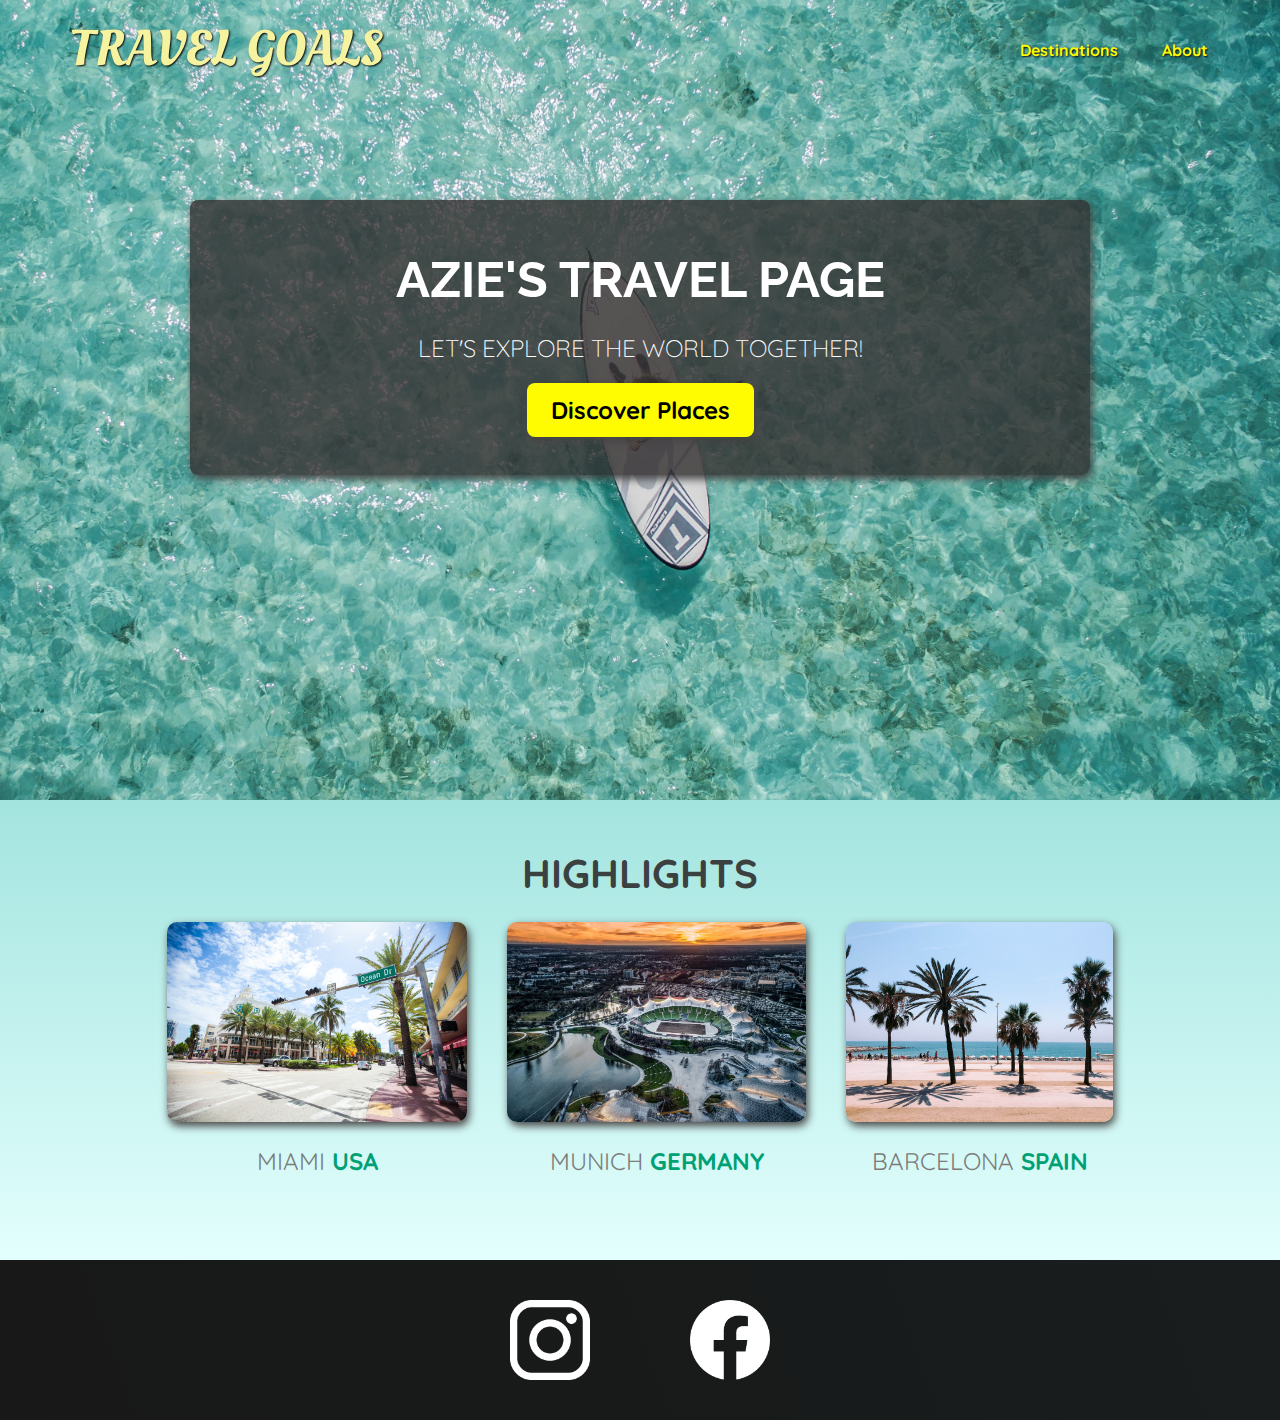
<file: index.html>
<!DOCTYPE html>
<html lang="en">
    <head>
        <link rel="preconnect" href="https://fonts.googleapis.com" />
        <link rel="preconnect" href="https://fonts.gstatic.com" crossorigin />
        <link
            href="https://fonts.googleapis.com/css2?family=Oleo+Script:wght@700&family=Quicksand:wght@300&family=Raleway:wght@700&display=swap"
            rel="stylesheet"
        />
        <link rel="stylesheet" type="text/css" href="/style/shared.css" />
        <link rel="stylesheet" type="text/css" href="style/style.css" />
        <meta charset="UTF-8" />
        <title>Travel Goals</title>
    </head>
    <body>
        <header id="container">
            <div id="page-logo"><a href="/index.html">Travel Goals</a></div>
            <nav>
                <ul id="header-link">
                    <li><a href="places.html">Destinations</a></li>
                    <li><a href="https://github.com/aziemp66">About</a></li>
                </ul>
            </nav>
        </header>
        <main>
            <section id="hero">
                <div id="hero-content">
                    <h1>Azie's Travel Page</h1>
                    <p>Let's explore the world together!</p>
                    <a href="places.html">Discover Places</a>
                </div>
            </section>
            <section id="highlights">
                <h2>Highlights</h2>
                <ul id="destinations">
                    <li class="destination">
                        <img
                            src="/images/places/miami.jpg"
                            alt="Miami streets on sunny day"
                        />
                        <p>Miami <strong>USA</strong></p>
                    </li>
                    <li class="destination">
                        <img
                            src="/images/places/munich.jpg"
                            alt="Munich football stadium in winter"
                        />
                        <p>Munich <strong>Germany</strong></p>
                    </li>
                    <li class="destination">
                        <img
                            src="/images/places/barcelona.jpg"
                            alt="Barcelona's palm beach'"
                        />
                        <p>Barcelona <strong>Spain</strong></p>
                    </li>
                </ul>
            </section>
        </main>
        <footer>
            <ul>
                <li>
                    <a href="https://www.instagram.com/melza.moment/"
                        ><img src="/images/icons/insta.png" alt="my-instagram"
                    /></a>
                </li>
                <li>
                    <a href="https://web.facebook.com/Azie.Melza/"
                        ><img
                            src="/images/icons/facebook.png"
                            alt="my-facebook"
                    /></a>
                </li>
            </ul>
        </footer>
    </body>
</html>
</file>
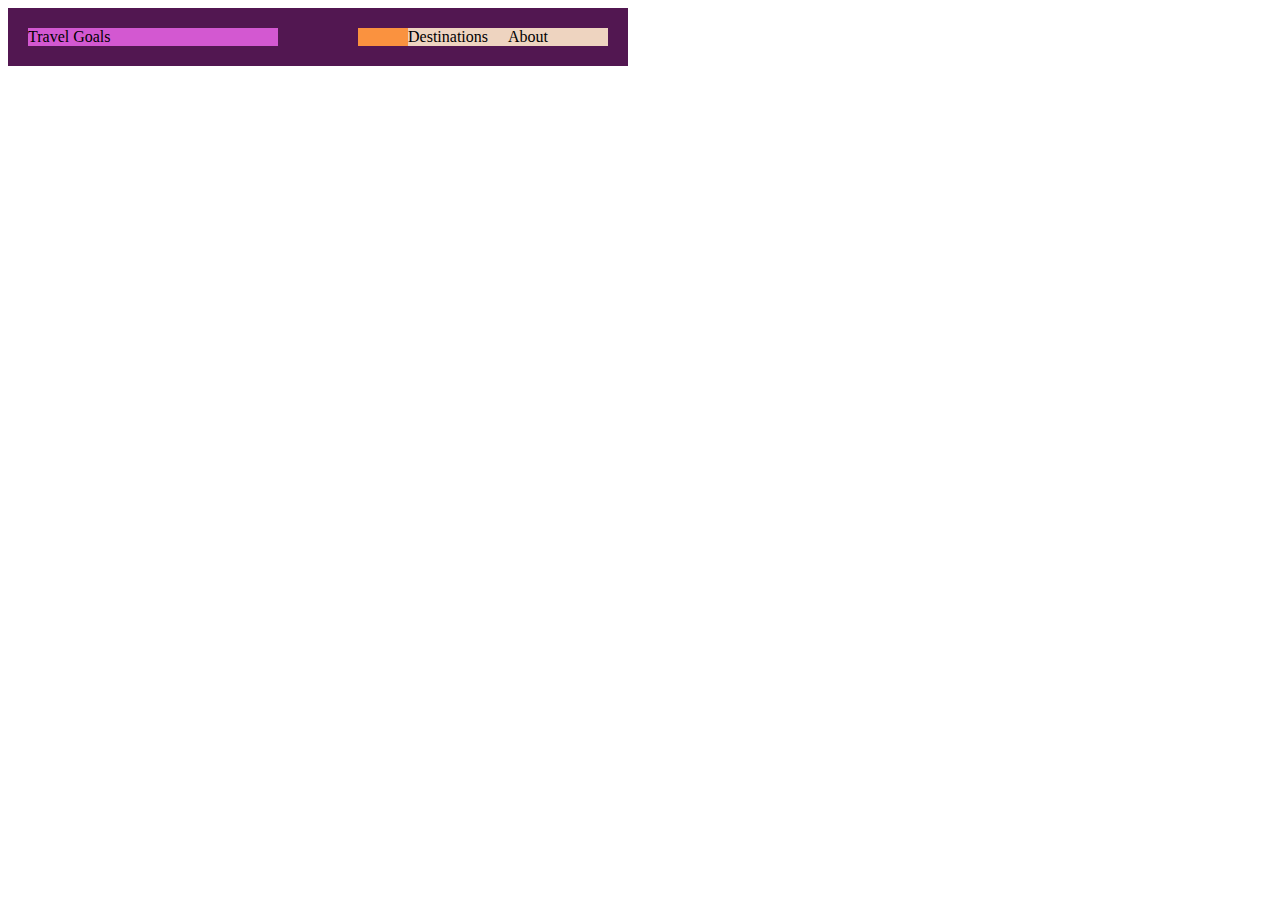
<file: dummy/Flexbox Theory/index.html>
<!DOCTYPE html>
<html lang="en">
    <head>
        <meta charset="UTF-8" />
        <link rel="stylesheet" href="styles.css" />
        <title>Flexbox</title>
    </head>
    <body>
        <header id="container">
            <div>
                <p>Travel Goals</p>
            </div>
            <nav>
                <ul>
                    <li>Destinations</li>
                    <li>About</li>
                </ul>
            </nav>
        </header>
    </body>
</html>
</file>
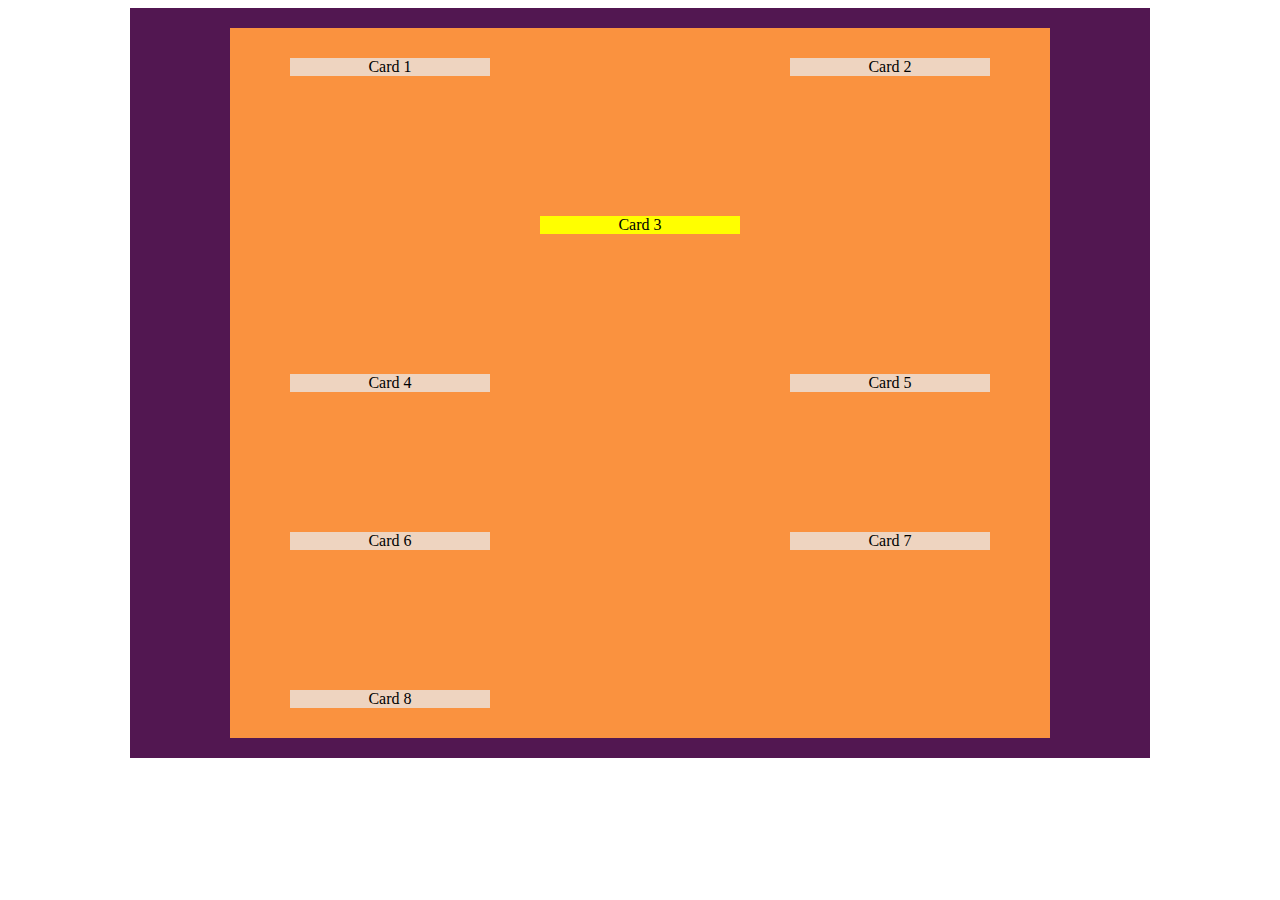
<file: dummy/Grid Theory/index.html>
<!DOCTYPE html>
<html lang="en">
  <head>
    <meta charset="UTF-8" />
    <link rel="stylesheet" href="styles.css" />
    <title>Grid</title>
  </head>
  <body>
    <main>
        <ul>
          <li>Card 1</li>
          <li>Card 2</li>
          <li>Card 3</li>
          <li>Card 4</li>
          <li>Card 5</li>
          <li>Card 6</li>
          <li>Card 7</li>
          <li>Card 8</li>
        </ul>
      </main>
  </body>
</html>
</file>
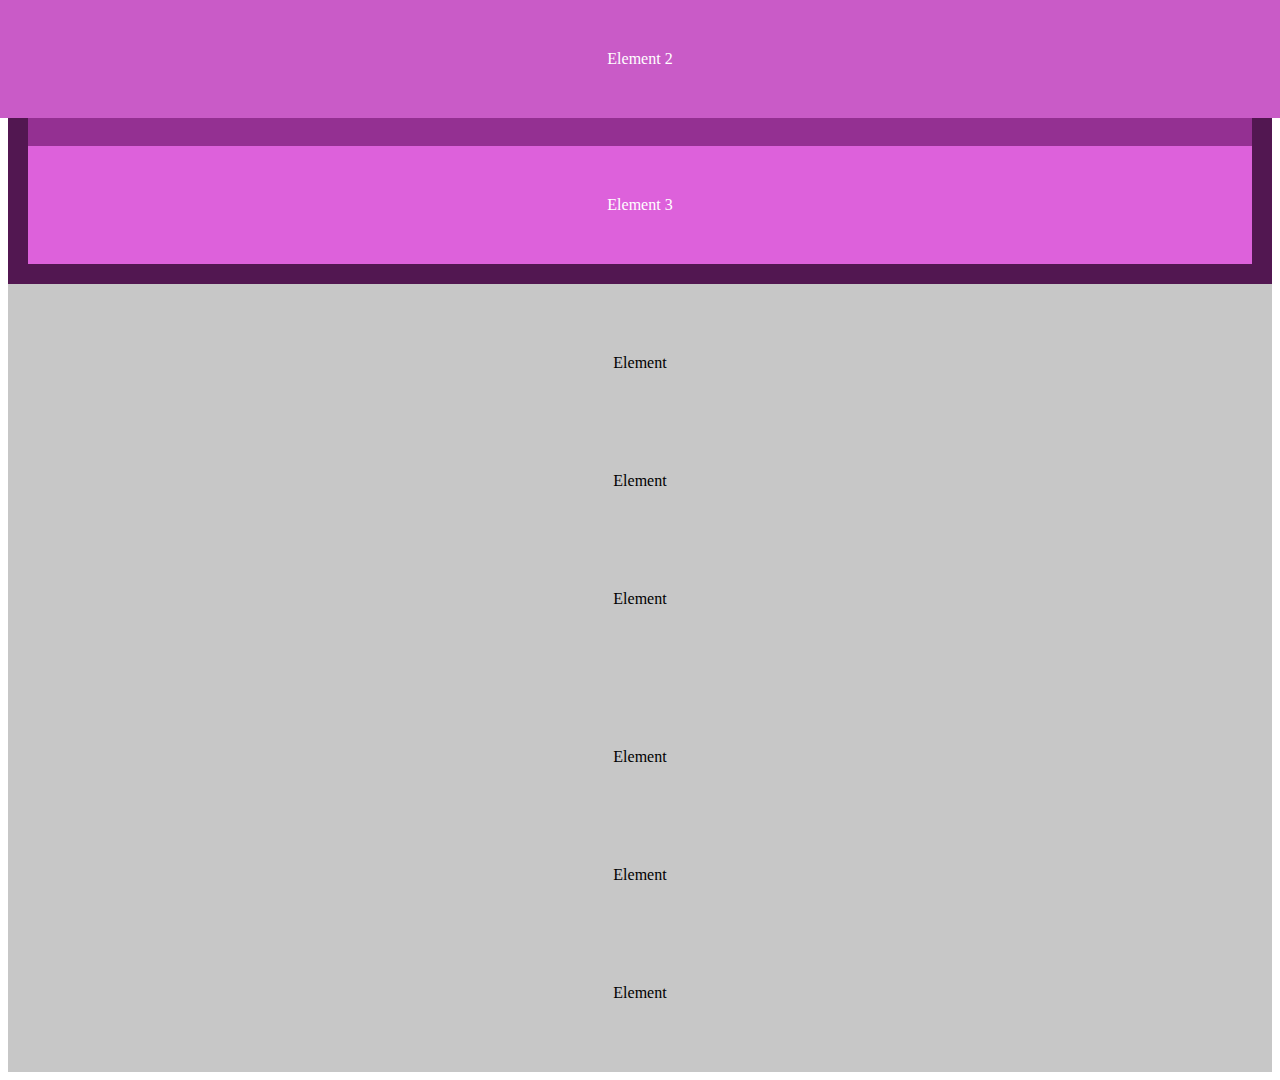
<file: dummy/Position Theory/index.html>
<!DOCTYPE html>
<html lang="en">
    <head>
        <meta charset="UTF-8" />
        <link rel="stylesheet" href="styles.css" />
        <title>Position</title>
    </head>
    <body>
        <div id="container">
            <p id="one">Element 1</p>
            <p id="two">Element 2</p>
            <p id="three">Element 3</p>
        </div>
        <div>
            <p>Element</p>
            <p>Element</p>
            <p>Element</p>
        </div>
        <div>
            <p>Element</p>
            <p>Element</p>
            <p>Element</p>
        </div>
    </body>
</html>
</file>
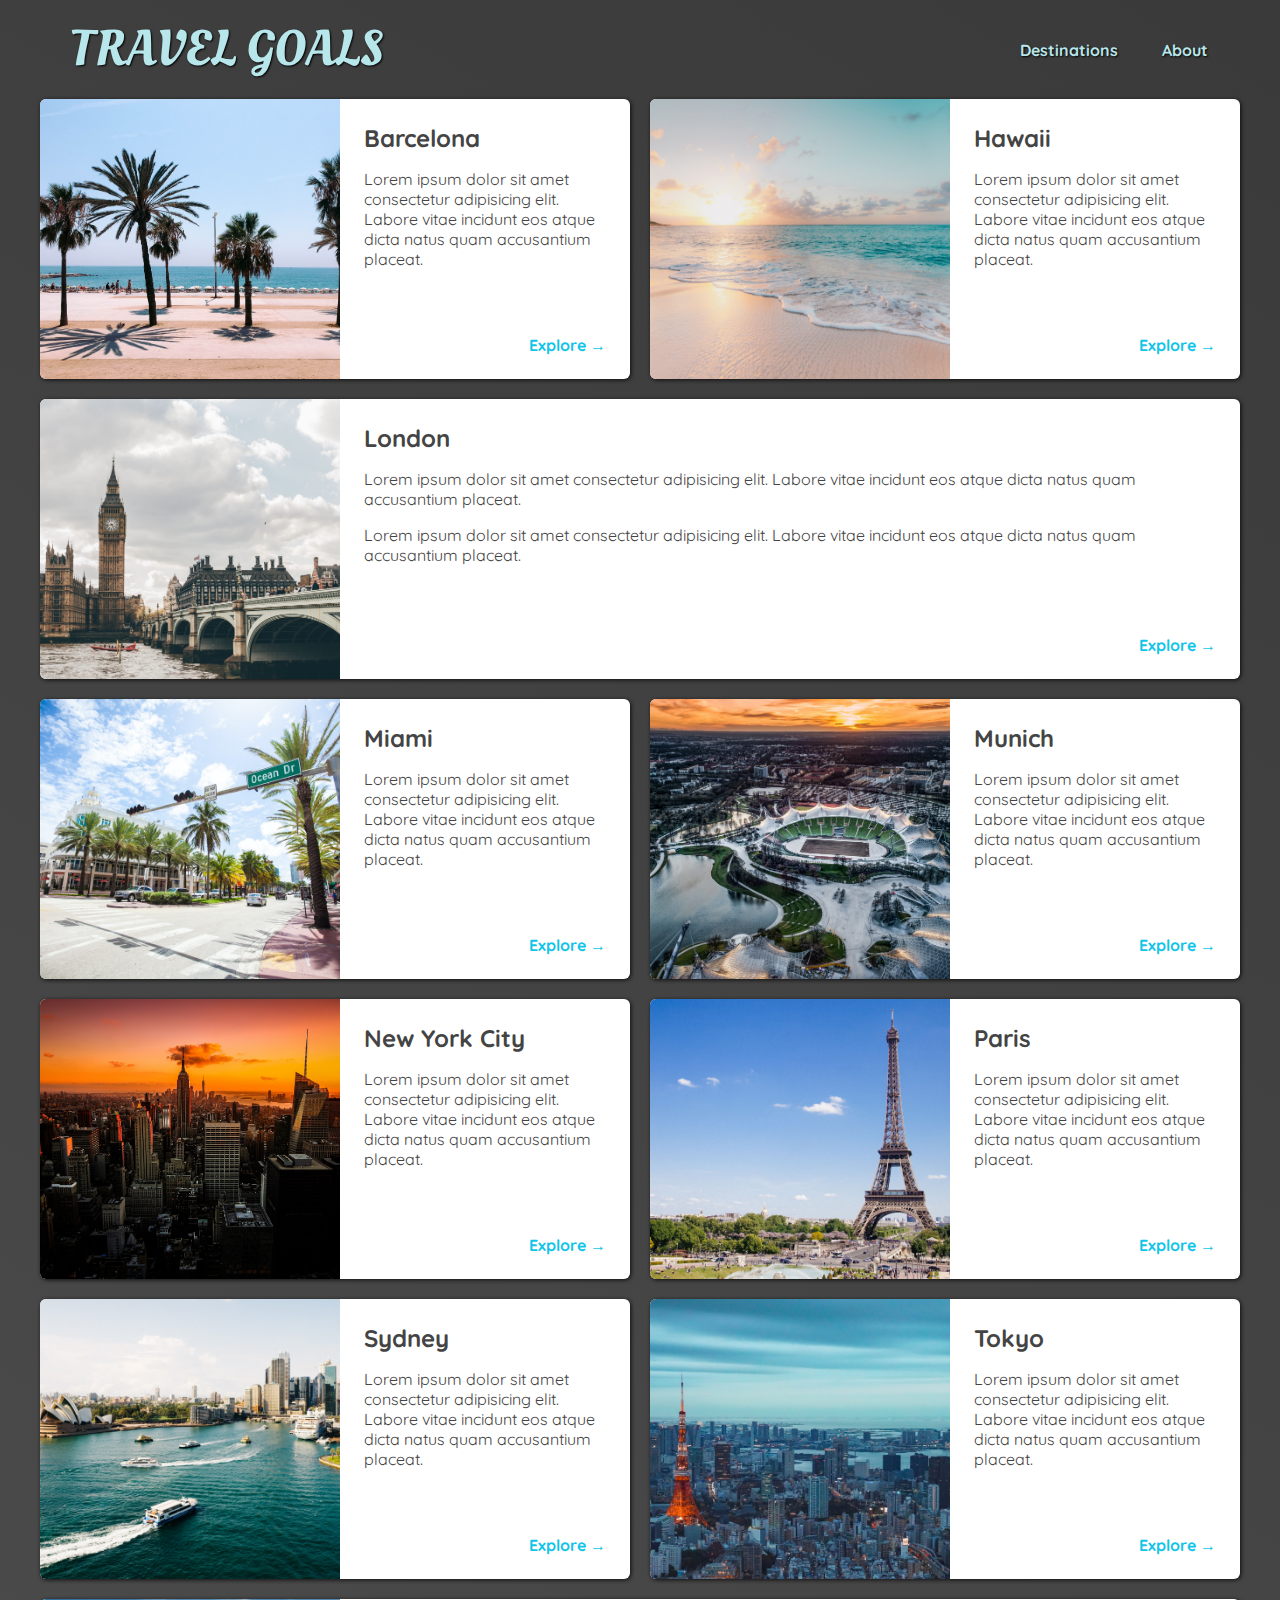
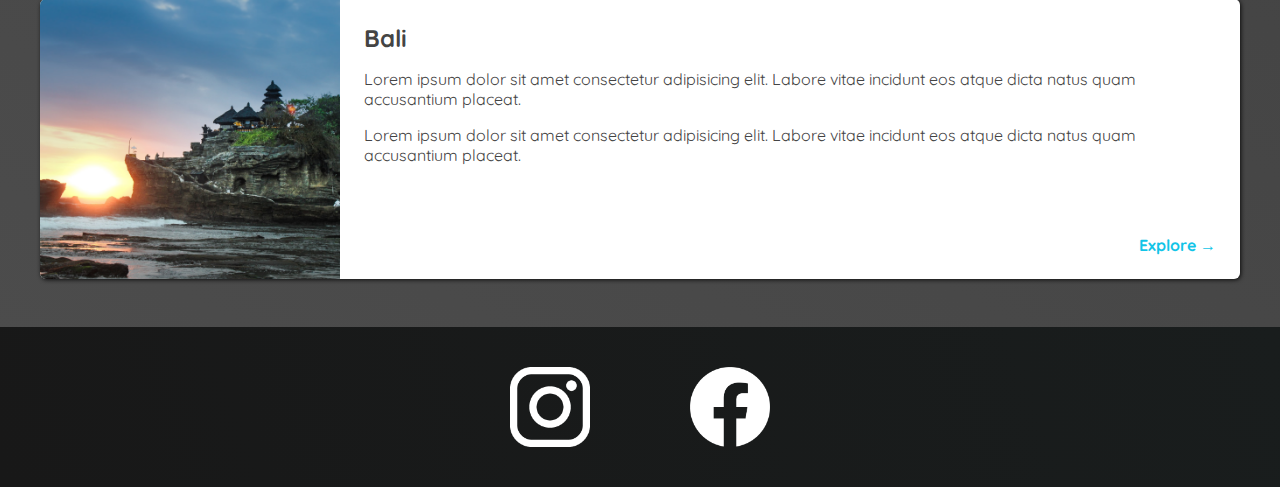
<file: places.html>
<!DOCTYPE html>
<html lang="en">
    <head>
        <link rel="preconnect" href="https://fonts.googleapis.com" />
        <link rel="preconnect" href="https://fonts.gstatic.com" crossorigin />
        <link
            href="https://fonts.googleapis.com/css2?family=Oleo+Script:wght@700&family=Quicksand:wght@300&family=Raleway:wght@700&display=swap"
            rel="stylesheet"
        />
        <link rel="stylesheet" type="text/css" href="style/shared.css" />
        <link rel="stylesheet" type="text/css" href="style/places.css" />
        <meta charset="UTF-8" />
        <title>Travel Goals</title>
    </head>
    <body>
        <header id="container">
            <div id="page-logo"><a href="/index.html">Travel Goals</a></div>
            <nav>
                <ul id="header-link">
                    <li><a href="places.html">Destinations</a></li>
                    <li><a href="https://github.com/aziemp66">About</a></li>
                </ul>
            </nav>
        </header>
        <main>
        <ul>
            <li>
                <img src="images/places/barcelona.jpg" alt="City of Barcelona" />
                <div class="item-content">
                    <div>
                        <h2>Barcelona</h2>
                        <p>
                            Lorem ipsum dolor sit amet consectetur adipisicing elit. Labore
                            vitae incidunt eos atque dicta natus quam accusantium placeat.
                        </p>
                        </div>
                    <div class="actions">
                        <a href="https://en.wikipedia.org/wiki/Barcelona">Explore &#x2192</a>
                    </div>
                </div>
            </li>
            <li>
                <img src="images/places/hawaii.jpg" alt="Hawaii beach" />
                <div class="item-content">
                    <div>
                        <h2>Hawaii</h2>
                        <p>
                            Lorem ipsum dolor sit amet consectetur adipisicing elit. Labore
                            vitae incidunt eos atque dicta natus quam accusantium placeat.
                        </p>
                    </div>
                    <div class="actions">
                        <a href="https://en.wikipedia.org/wiki/Hawaii">Explore &#x2192</a>
                    </div>
                </div>
            </li>
            <li>
                <img src="images/places/london.jpg" alt="London city" />
                <div class="item-content">
                    <div>
                        <h2>London</h2>
                        <p>
                            Lorem ipsum dolor sit amet consectetur adipisicing elit. Labore
                            vitae incidunt eos atque dicta natus quam accusantium placeat.
                        </p>
                        <p>
                            Lorem ipsum dolor sit amet consectetur adipisicing elit. Labore
                            vitae incidunt eos atque dicta natus quam accusantium placeat.
                        </p>
                    </div>
                    <div class="actions">
                        <a href="https://en.wikipedia.org/wiki/London">Explore &#x2192</a>
                    </div>
                </div>
            </li>
            <li>
                <img src="images/places/miami.jpg" alt="Miami streets" />
                <div class="item-content">
                    <div>
                        <h2>Miami</h2>
                        <p>
                            Lorem ipsum dolor sit amet consectetur adipisicing elit. Labore
                            vitae incidunt eos atque dicta natus quam accusantium placeat.
                        </p>
                    </div>
                    <div class="actions">
                        <a href="https://en.wikipedia.org/wiki/Miami">Explore &#x2192</a>
                    </div>
                </div>
            </li>
            <li>
                <img src="images/places/munich.jpg" alt="Munich football stadium" />
                <div class="item-content">
                    <div>
                        <h2>Munich</h2>
                        <p>
                            Lorem ipsum dolor sit amet consectetur adipisicing elit. Labore
                            vitae incidunt eos atque dicta natus quam accusantium placeat.
                        </p>
                    </div>
                    <div class="actions">
                        <a href="https://en.wikipedia.org/wiki/Munich">Explore &#x2192</a>
                    </div>
                </div>
            </li>
            <li>
                <img src="images/places/new-york-city.jpg" alt="New York City skyline" />
                <div class="item-content">
                    <div>
                        <h2>New York City</h2>
                        <p>
                            Lorem ipsum dolor sit amet consectetur adipisicing elit. Labore
                            vitae incidunt eos atque dicta natus quam accusantium placeat.
                        </p>
                    </div>
                    <div class="actions">
                    <a href="https://en.wikipedia.org/wiki/New_York_City"
                        >Explore &#x2192
                    </a>
                    </div>
                </div>
            </li>
            <li>
                <img src="images/places/paris.jpg" alt="Paris city" />
                <div class="item-content">
                    <div>
                        <h2>Paris</h2>
                        <p>
                            Lorem ipsum dolor sit amet consectetur adipisicing elit. Labore
                            vitae incidunt eos atque dicta natus quam accusantium placeat.
                        </p>
                    </div>
                    <div class="actions">
                        <a href="https://en.wikipedia.org/wiki/Paris">Explore &#x2192</a>
                    </div>
                </div>
            </li>
            <li>
                <img src="images/places/sydney.jpg" alt="Sydney beach" />
                <div class="item-content">
                    <div>
                        <h2>Sydney</h2>
                        <p>
                            Lorem ipsum dolor sit amet consectetur adipisicing elit. Labore
                            vitae incidunt eos atque dicta natus quam accusantium placeat.
                        </p>
                    </div>
                    <div class="actions">
                        <a href="https://en.wikipedia.org/wiki/Sydney">Explore &#x2192</a>
                    </div>
                </div>
            </li>
            <li>
                <img src="images/places/tokyo.jpg" alt="Tokyo skyline" />
                <div class="item-content">
                    <div>
                        <h2>Tokyo</h2>
                        <p>
                            Lorem ipsum dolor sit amet consectetur adipisicing elit. Labore
                            vitae incidunt eos atque dicta natus quam accusantium placeat.
                        </p>
                    </div>
                    <div class="actions">
                        <a href="https://en.wikipedia.org/wiki/Tokyo">Explore &#x2192</a>
                    </div>
                </div>
            </li>
            <li>
                <img src="images/places/bali.jpg" alt="Bali beach" />
                <div class="item-content">
                    <div>
                        <h2>Bali</h2>
                        <p>
                            Lorem ipsum dolor sit amet consectetur adipisicing elit. Labore
                            vitae incidunt eos atque dicta natus quam accusantium placeat.
                        </p>
                        <p>
                            Lorem ipsum dolor sit amet consectetur adipisicing elit. Labore
                            vitae incidunt eos atque dicta natus quam accusantium placeat.
                        </p>
                    </div>
                    <div class="actions">
                        <a href="https://en.wikipedia.org/wiki/Bali">Explore &#x2192</a>
                    </div>
                </div>
            </li>
        </ul>
        </main>
        <footer>
            <ul>
                <li>
                    <a href="https://www.instagram.com/melza.moment/"
                        ><img src="/images/icons/insta.png" alt="my-instagram"
                    /></a>
                </li>
                <li>
                    <a href="https://web.facebook.com/Azie.Melza/"
                        ><img
                            src="/images/icons/facebook.png"
                            alt="my-facebook"
                    /></a>
                </li>
            </ul>
        </footer>
    </body>
</html>
</file>
<file: style/shared.css>
body {
    font-family: "Quicksand", sans-serif;
    margin: 0px;
}
header {
    display: flex;
    justify-content: space-between;
    align-items: center;
    padding: 15px 60px;
    position: absolute;
    width: 100%;
    box-sizing: border-box;
}
ul {
    list-style: none;
    margin: 0;
    padding: 0;
}
#header-link a {
    color: rgb(255, 251, 0);
    text-decoration: none;
    font-weight: bold;
    padding: 12px;
    text-shadow: 1px 1px 2px rgb(0, 0, 0.2);
    top: 0;
    left: 0;
}
#header-link a:hover {
    color: rgb(77, 77, 77);
    background-color: rgb(255, 251, 0);
    border-radius: 6px;
}
#page-logo a {
    padding: 10px;
    font-family: "Oleo Script", sans-serif;
    color: rgb(245, 243, 160);
    font-size: 50px;
    text-decoration: none;
    text-transform: uppercase;
    text-shadow: 1px 1px 2px rgb(0, 0, 0);
}
header ul {
    display: flex;
    flex-wrap: nowrap;
}
header li {
    margin-left: 20px;
}
footer {
    background: linear-gradient(70deg, rgb(24, 24, 24), rgb(25, 29, 29));
    padding: 40px;
}
footer ul {
    display: flex;
    justify-content: center;
    /* padding: 40px; */
}
footer li {
    width: 80px;
    height: 80px;
    margin: 0px 50px;
}
footer img {
    width: 100%;
    height: 100%;
}
</file>
<file: style/style.css>
#hero {
    height: 800px;
    background-image: url(/images/places/ocean.jpg);
    background-position: center;
    background-size: cover;
}
#hero-content {
    width: 900px;
    background-color: rgba(51, 47, 47, 0.8);
    box-shadow: 2px 4px 8px rgb(68, 67, 67);
    border-radius: 8px;
    text-align: center;
    padding: 50px 0px;
    margin: 0px auto;
    position: relative;
    top: 200px;
}
#hero-content h1 {
    color: white;
    text-transform: uppercase;
    font-size: 50px;
    font-family: "Raleway", sans-serif;
    margin: 0;
}
#hero-content p {
    color: white;
    text-transform: uppercase;
    font-size: 24px;
    font-weight: 300;
    margin-bottom: 32px;
}

#hero-content a {
    text-decoration: none;
    background-color: rgb(255, 251, 0);
    padding: 12px 24px;
    color: black;
    font-size: 24px;
    font-weight: 700;
    border-radius: 8px;
    box-shadow: 2px 4px 8px rgb(68, 67, 67);
}
#hero-content a:hover {
    background-color: rgb(185, 174, 7);
    text-shadow: 1px 1px 1px white;
}
#highlights {
    padding: 24px;
    background: linear-gradient(0deg, rgb(227, 255, 253), rgb(163, 228, 223));
}
#highlights h2 {
    text-transform: uppercase;
    text-align: center;
    font-size: 40px;
    color: rgb(59, 65, 64);
    margin: 24px 0;
}
#destinations {
    display: flex;
    width: 90%;
    margin: auto;
    margin-bottom: 40px;
    justify-content: center;
}
.destination {
    margin: 0 20px;
    text-transform: uppercase;
}
.destination p {
    text-align: center;
    font-size: 24px;
    color: rgb(123, 124, 123);
    margin: 20px;
}
.destination img {
    height: 200px;
    width: 100%;
    box-shadow: 2px 4px 8px rgb(68, 67, 67);
    border-radius: 10px;
    object-fit: cover;
}
.destination strong {
    color: rgb(0, 160, 117);
}
</file>
<file: dummy/Flexbox Theory/styles.css>
#container {
    background-color: rgb(82, 23, 81);
    padding: 10px;
    width: 600px;
    display: flex;
    flex-direction: row;
    flex-wrap: wrap;
    flex-flow: row wrap;
    align-items: center;
    justify-content: space-between;
}
p {
    background-color: rgb(211, 88, 209);
    margin: 10px;
    width: 250px;
}
ul {
    background-color: rgb(250, 146, 63);
    list-style: none;
    width: 250px;
    margin: 10px;
    padding: 0;
    display: flex;
    justify-content: right;
}
li {
    background-color: rgb(238, 212, 192);
    width: 100px;
}
</file>
<file: dummy/Grid Theory/styles.css>
main {
    background-color: rgb(82, 23, 81);
    padding: 10px;
    width: 1000px;
    margin: auto;
}

ul {
    background-color: rgb(250, 146, 63);
    list-style: none;
    width: 800px;
    margin: 10px auto;
    padding: 10px;
    display: grid;
    grid-template-columns: 1fr 1fr;
    gap: 100px 200px;
}

li {
    background-color: rgb(238, 212, 192);
    text-align: center;
    width: 200px;
    margin: 20px auto;
}
/* li:first-of-type {
    background-color: yellow;
} */
li:nth-of-type(3) {
    background-color: yellow;
    /* grid-column: 1 / 3; */
    grid-column: 1 / span 2;
}
</file>
<file: dummy/Position Theory/styles.css>
div {
    background-color: #c7c7c7;
    padding: 20px;
    text-align: center;
}

p {
    color: black;
    padding: 50px;
    margin: 0;
}

#container {
    background-color: #521751;
}

#container p {
    color: white;
}

#one {
    background-color: #943092;
}

#two {
    background-color: #c95bc7;
    position: absolute;
    top: 0;
    left: 0;
    width: 100%;
    box-sizing: border-box;
}

#three {
    background-color: #dd61db;
}
</file>
<file: style/places.css>
body {
    background: linear-gradient(30deg, rgb(77, 77, 77), rgb(58, 58, 58));
    color: rgb(68, 68, 68);
}
header {
    position: static;
}
#page-logo a {
    color: rgb(183, 230, 235);
}
#header-link a {
    color: rgb(183, 230, 235);
}
#header-link a:hover {
    background-color: rgb(183, 230, 235);
    color: rgb(59, 59, 59);
}
main ul {
    width: 1200px;
    margin: 0 auto;
    display: grid;
    grid-template-columns: 1fr 1fr;
    gap: 20px;
    margin: 0 auto 48px auto;
}
main li {
    display: flex;
    background-color: white;
    box-shadow: 1px 1px 4px rgba(0, 0, 0, 0.8);
    border-radius: 6px;
    overflow: hidden;
}
main li:nth-of-type(3) {
    width: 1200px;
    grid-column: 1 / span 2;
}
main li:nth-of-type(10) {
    width: 1200px;
    grid-column: 1 / span 2;
}
main li img {
    width: 300px;
    height: 280px;
    object-fit: cover;
}
.item-content {
    padding: 24px;
    display: flex;
    flex-direction: column;
    justify-content: space-between;
}
.item-content h2 {
    margin: 0;
}
.actions {
    text-align: right;
}
.actions a {
    color: rgb(18, 196, 231);
    font-weight: bold;
    text-decoration: none;
}
.actions a:hover {
    background-color: rgb(203, 227, 233);
    padding: 5px;
    border-radius: 6px;
}
</file>
